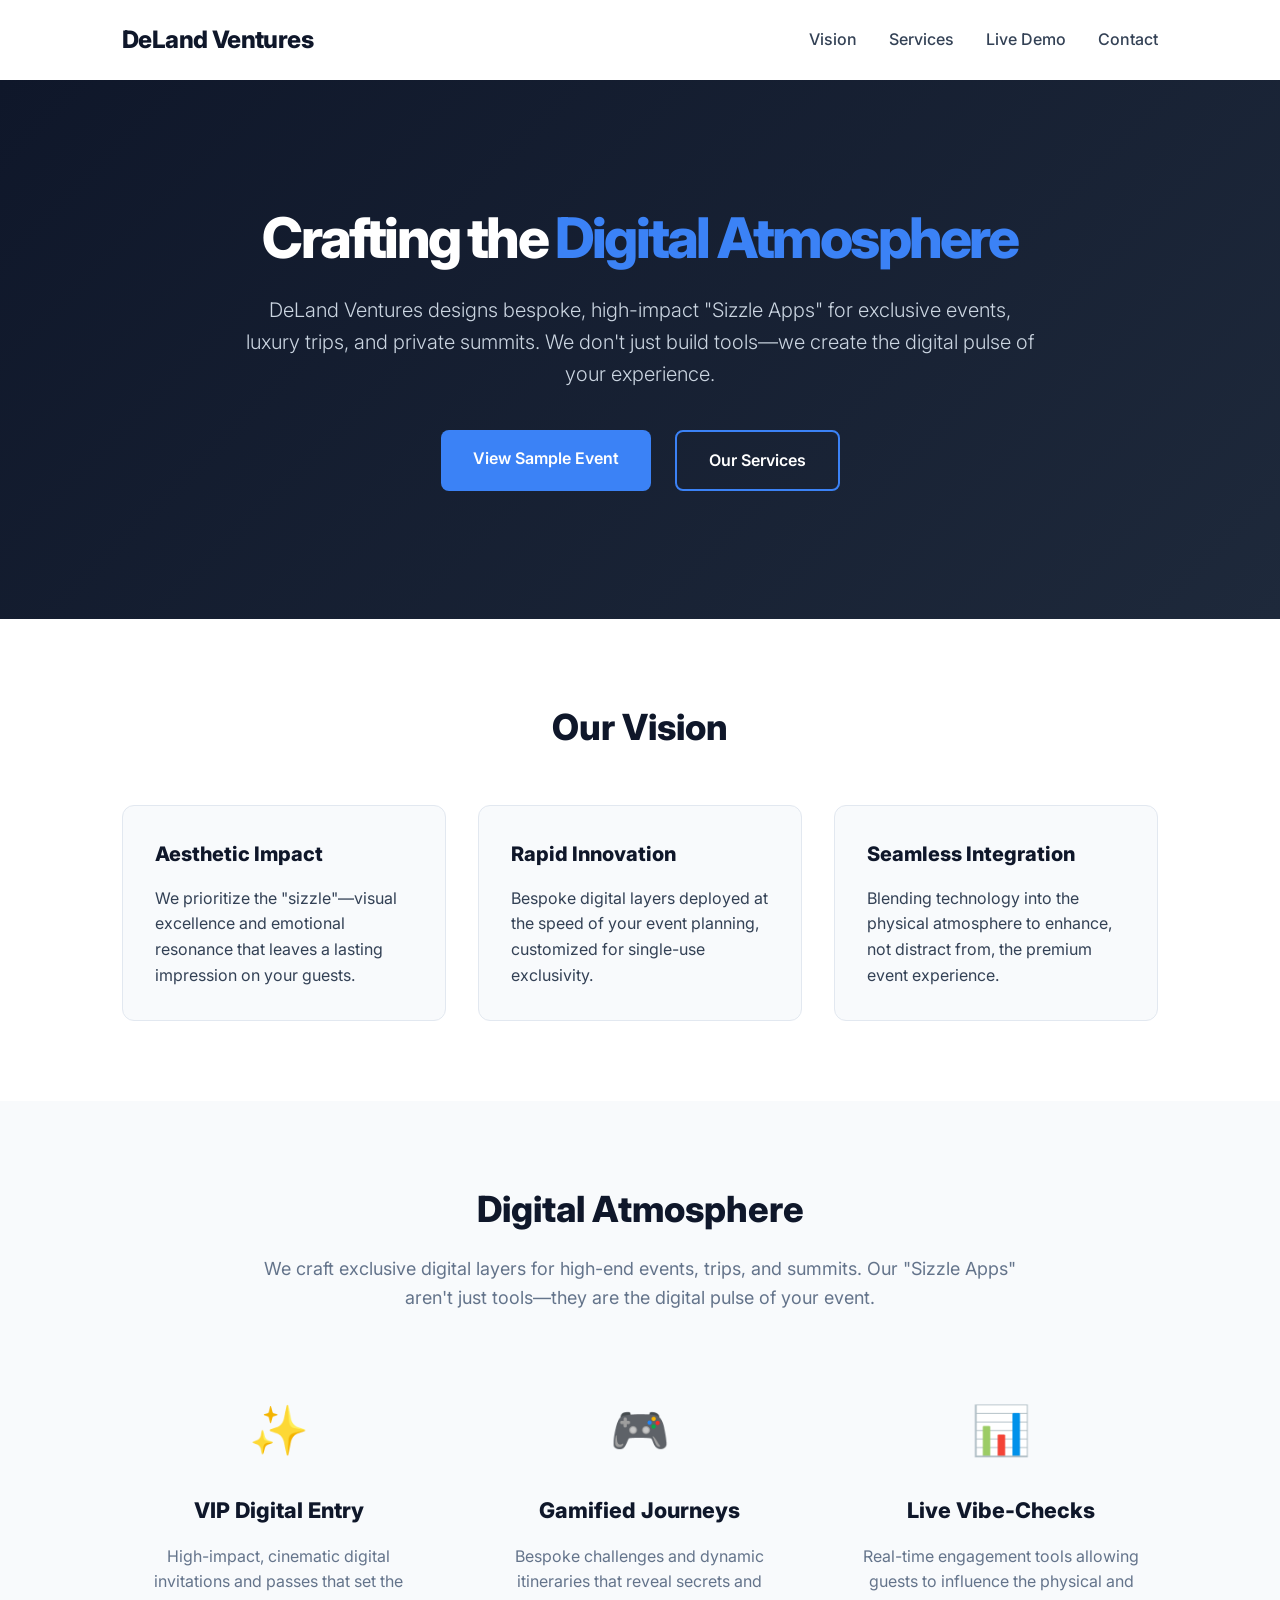
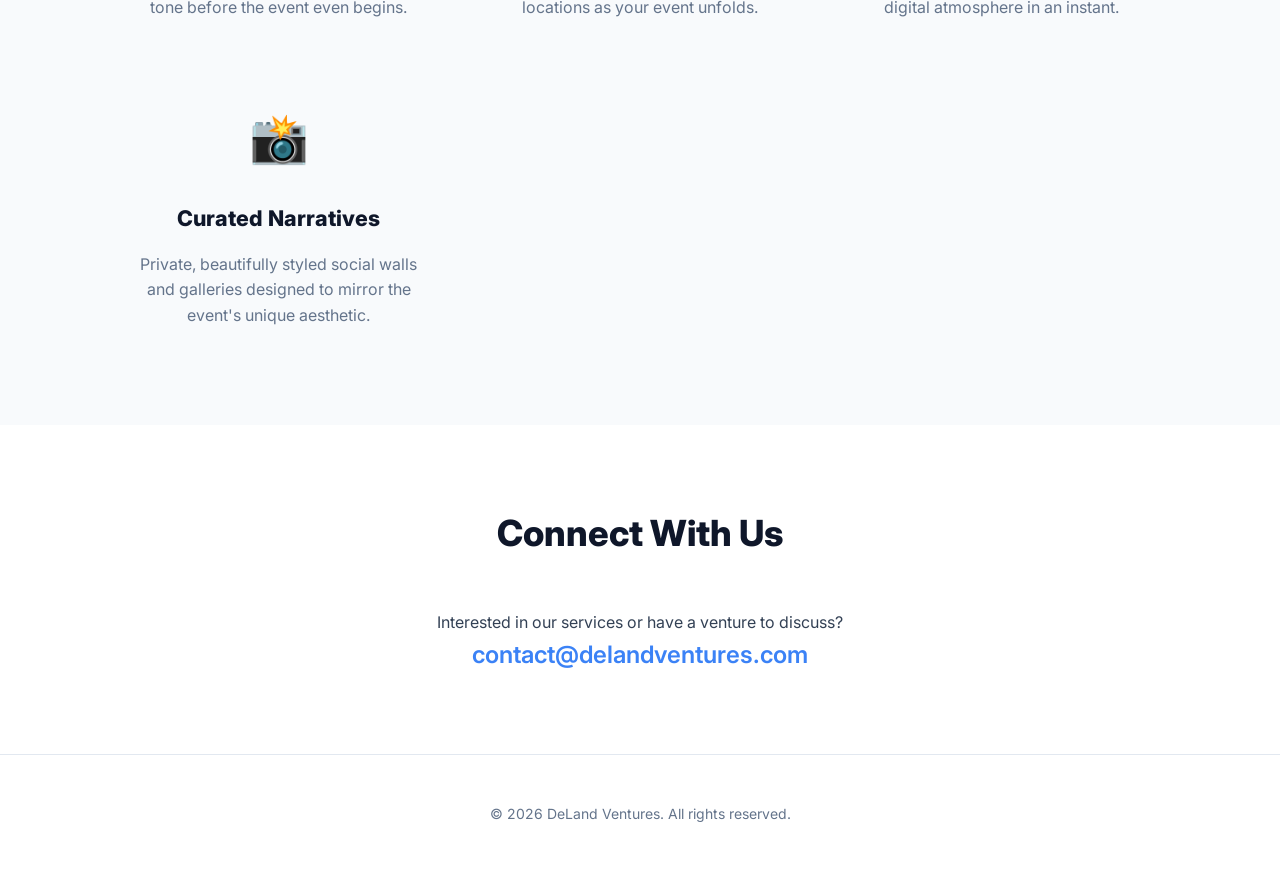
<file: index.html>
<!DOCTYPE html>
<html lang="en">
<head>
    <meta charset="UTF-8">
    <meta name="viewport" content="width=device-width, initial-scale=1.0">
    <title>DeLand Ventures | Innovating Real Estate & Technology</title>
    <link rel="stylesheet" href="style.css">
    <link rel="preconnect" href="https://fonts.googleapis.com">
    <link rel="preconnect" href="https://fonts.gstatic.com" crossorigin>
    <link href="https://fonts.googleapis.com/css2?family=Inter:wght@300;400;600;800&display=swap" rel="stylesheet">
</head>
<body>
    <header>
        <nav class="container">
            <div class="logo">DeLand Ventures</div>
            <ul>
                <li><a href="#vision">Vision</a></li>
                <li><a href="#services">Services</a></li>
                <li><a href="launch-party.html" class="demo-link">Live Demo</a></li>
                <li><a href="#contact">Contact</a></li>
            </ul>
        </nav>
    </header>

    <main>
        <section id="hero" class="hero">
            <div class="container hero-content">
                <h1>Crafting the <span class="accent">Digital Atmosphere</span></h1>
                <p>DeLand Ventures designs bespoke, high-impact "Sizzle Apps" for exclusive events, luxury trips, and private summits. We don't just build tools—we create the digital pulse of your experience.</p>
                <div class="hero-btns">
                    <a href="launch-party.html" class="cta-button">View Sample Event</a>
                    <a href="#services" class="cta-button secondary-btn">Our Services</a>
                </div>
            </div>
        </section>

        <section id="vision" class="vision section-padding">
            <div class="container">
                <h2 class="section-title">Our Vision</h2>
                <div class="vision-grid">
                    <div class="vision-card">
                        <h3>Aesthetic Impact</h3>
                        <p>We prioritize the "sizzle"—visual excellence and emotional resonance that leaves a lasting impression on your guests.</p>
                    </div>
                    <div class="vision-card">
                        <h3>Rapid Innovation</h3>
                        <p>Bespoke digital layers deployed at the speed of your event planning, customized for single-use exclusivity.</p>
                    </div>
                    <div class="vision-card">
                        <h3>Seamless Integration</h3>
                        <p>Blending technology into the physical atmosphere to enhance, not distract from, the premium event experience.</p>
                    </div>
                </div>
            </div>
        </section>

        <section id="services" class="events section-padding dark-bg">
            <div class="container">
                <h2 class="section-title">Digital Atmosphere</h2>
                <p class="section-subtitle text-center">We craft exclusive digital layers for high-end events, trips, and summits. Our "Sizzle Apps" aren't just tools—they are the digital pulse of your event.</p>
                <div class="events-grid">
                    <div class="event-feature">
                        <div class="feature-icon">✨</div>
                        <h3>VIP Digital Entry</h3>
                        <p>High-impact, cinematic digital invitations and passes that set the tone before the event even begins.</p>
                    </div>
                    <div class="event-feature">
                        <div class="feature-icon">🎮</div>
                        <h3>Gamified Journeys</h3>
                        <p>Bespoke challenges and dynamic itineraries that reveal secrets and locations as your event unfolds.</p>
                    </div>
                    <div class="event-feature">
                        <div class="feature-icon">📊</div>
                        <h3>Live Vibe-Checks</h3>
                        <p>Real-time engagement tools allowing guests to influence the physical and digital atmosphere in an instant.</p>
                    </div>
                    <div class="event-feature">
                        <div class="feature-icon">📸</div>
                        <h3>Curated Narratives</h3>
                        <p>Private, beautifully styled social walls and galleries designed to mirror the event's unique aesthetic.</p>
                    </div>
                </div>
            </div>
        </section>

        <section id="contact" class="contact section-padding">
            <div class="container text-center">
                <h2 class="section-title">Connect With Us</h2>
                <p>Interested in our services or have a venture to discuss?</p>
                <a href="mailto:contact@delandventures.com" class="email-link">contact@delandventures.com</a>
            </div>
        </section>
    </main>

    <footer>
        <div class="container">
            <p>&copy; 2026 DeLand Ventures. All rights reserved.</p>
        </div>
    </footer>
</body>
</html>
</file>
<file: style.css>
:root {
    --primary: #0f172a;
    --accent: #3b82f6;
    --accent-hover: #2563eb;
    --text-main: #334155;
    --text-light: #64748b;
    --bg-light: #f8fafc;
    --white: #ffffff;
    --container-width: 1100px;
}

* {
    margin: 0;
    padding: 0;
    box-sizing: border-box;
}

body {
    font-family: 'Inter', sans-serif;
    line-height: 1.6;
    color: var(--text-main);
    background-color: var(--white);
    scroll-behavior: smooth;
}

.container {
    max-width: var(--container-width);
    margin: 0 auto;
    padding: 0 2rem;
}

.section-padding {
    padding: 5rem 0;
}

.text-center {
    text-align: center;
}

h1, h2, h3 {
    color: var(--primary);
    font-weight: 800;
}

.accent {
    color: var(--accent);
}

/* Header & Nav */
header {
    height: 80px;
    display: flex;
    align-items: center;
    position: sticky;
    top: 0;
    background: rgba(255, 255, 255, 0.9);
    backdrop-filter: blur(10px);
    z-index: 100;
}

nav {
    display: flex;
    justify-content: space-between;
    align-items: center;
    width: 100%;
}

.logo {
    font-size: 1.5rem;
    font-weight: 800;
    letter-spacing: -0.025em;
    color: var(--primary);
}

nav ul {
    display: flex;
    list-style: none;
    gap: 2rem;
}

nav a {
    text-decoration: none;
    color: var(--text-main);
    font-weight: 500;
    transition: color 0.2s;
}

nav a:hover {
    color: var(--accent);
}

/* Hero Section */
.hero {
    background: linear-gradient(135deg, var(--primary) 0%, #1e293b 100%);
    color: var(--white);
    padding: 8rem 0;
    text-align: center;
}

.hero h1 {
    font-size: 3.5rem;
    color: var(--white);
    margin-bottom: 1.5rem;
    letter-spacing: -0.05em;
    line-height: 1.1;
}

.hero p {
    font-size: 1.25rem;
    max-width: 800px;
    margin: 0 auto 2.5rem;
    color: #cbd5e1;
    font-weight: 300;
}

.cta-button {
    display: inline-block;
    background-color: var(--accent);
    color: var(--white);
    padding: 1rem 2rem;
    border-radius: 8px;
    text-decoration: none;
    font-weight: 600;
    transition: all 0.2s;
}

.cta-button:hover {
    background-color: var(--accent-hover);
    transform: translateY(-2px);
}

.hero-btns {
    display: flex;
    justify-content: center;
    gap: 1.5rem;
}

.secondary-btn {
    background-color: transparent;
    border: 2px solid var(--accent);
}

.secondary-btn:hover {
    background-color: rgba(59, 130, 246, 0.1);
}

/* Vision Section */
.section-title {
    font-size: 2.25rem;
    margin-bottom: 3rem;
    text-align: center;
}

.section-subtitle {
    font-size: 1.125rem;
    max-width: 800px;
    margin: -2rem auto 4rem;
    color: var(--text-light);
}

.vision-grid {
    display: grid;
    grid-template-columns: repeat(auto-fit, minmax(300px, 1fr));
    gap: 2rem;
}

.vision-card {
    padding: 2rem;
    background: var(--bg-light);
    border-radius: 12px;
    border: 1px solid #e2e8f0;
}

.vision-card h3 {
    margin-bottom: 1rem;
    font-size: 1.25rem;
}

/* Digital Atmosphere Section */
.events-grid {
    display: grid;
    grid-template-columns: repeat(auto-fit, minmax(240px, 1fr));
    gap: 3rem;
}

.event-feature {
    text-align: center;
    padding: 1rem;
}

.feature-icon {
    font-size: 3rem;
    margin-bottom: 1.5rem;
}

.event-feature h3 {
    margin-bottom: 1rem;
    font-size: 1.35rem;
}

.event-feature p {
    color: var(--text-light);
    font-size: 1rem;
}

/* Portfolio Section */
.dark-bg {
    background-color: var(--bg-light);
}

.property-card {
    background: var(--white);
    border-radius: 16px;
    overflow: hidden;
    box-shadow: 0 4px 6px -1px rgba(0, 0, 0, 0.1);
    max-width: 800px;
    margin: 0 auto;
    border: 1px solid #e2e8f0;
}

.property-details {
    padding: 3rem;
}

.property-status {
    display: inline-block;
    background: #dcfce7;
    color: #166534;
    padding: 0.25rem 0.75rem;
    border-radius: 9999px;
    font-size: 0.875rem;
    font-weight: 600;
    margin-bottom: 1rem;
}

.property-details h3 {
    font-size: 2rem;
    margin-bottom: 0.5rem;
}

.property-location {
    color: var(--text-light);
    font-size: 1.125rem;
    margin-bottom: 1.5rem;
}

.property-specs {
    display: flex;
    list-style: none;
    gap: 2rem;
    margin-bottom: 2rem;
    padding-bottom: 1.5rem;
    border-bottom: 1px solid #e2e8f0;
}

.property-specs li {
    font-size: 0.95rem;
}

.property-description {
    font-size: 1.05rem;
    color: var(--text-main);
}

/* Contact Section */
.email-link {
    font-size: 1.5rem;
    color: var(--accent);
    text-decoration: none;
    font-weight: 600;
    border-bottom: 2px solid transparent;
    transition: border-bottom 0.2s;
}

.email-link:hover {
    border-bottom: 2px solid var(--accent);
}

/* Footer */
footer {
    padding: 3rem 0;
    border-top: 1px solid #e2e8f0;
    text-align: center;
    color: var(--text-light);
    font-size: 0.875rem;
}

/* Responsive */
@media (max-width: 768px) {
    .hero h1 {
        font-size: 2.5rem;
    }
    
    .hero-btns {
        flex-direction: column;
        align-items: center;
        gap: 1rem;
    }

    .section-subtitle {
        margin-top: -1rem;
        padding: 0 1rem;
    }
    
    .property-details {
        padding: 2rem;
    }
    
    .property-specs {
        flex-direction: column;
        gap: 0.5rem;
    }
}
</file>
